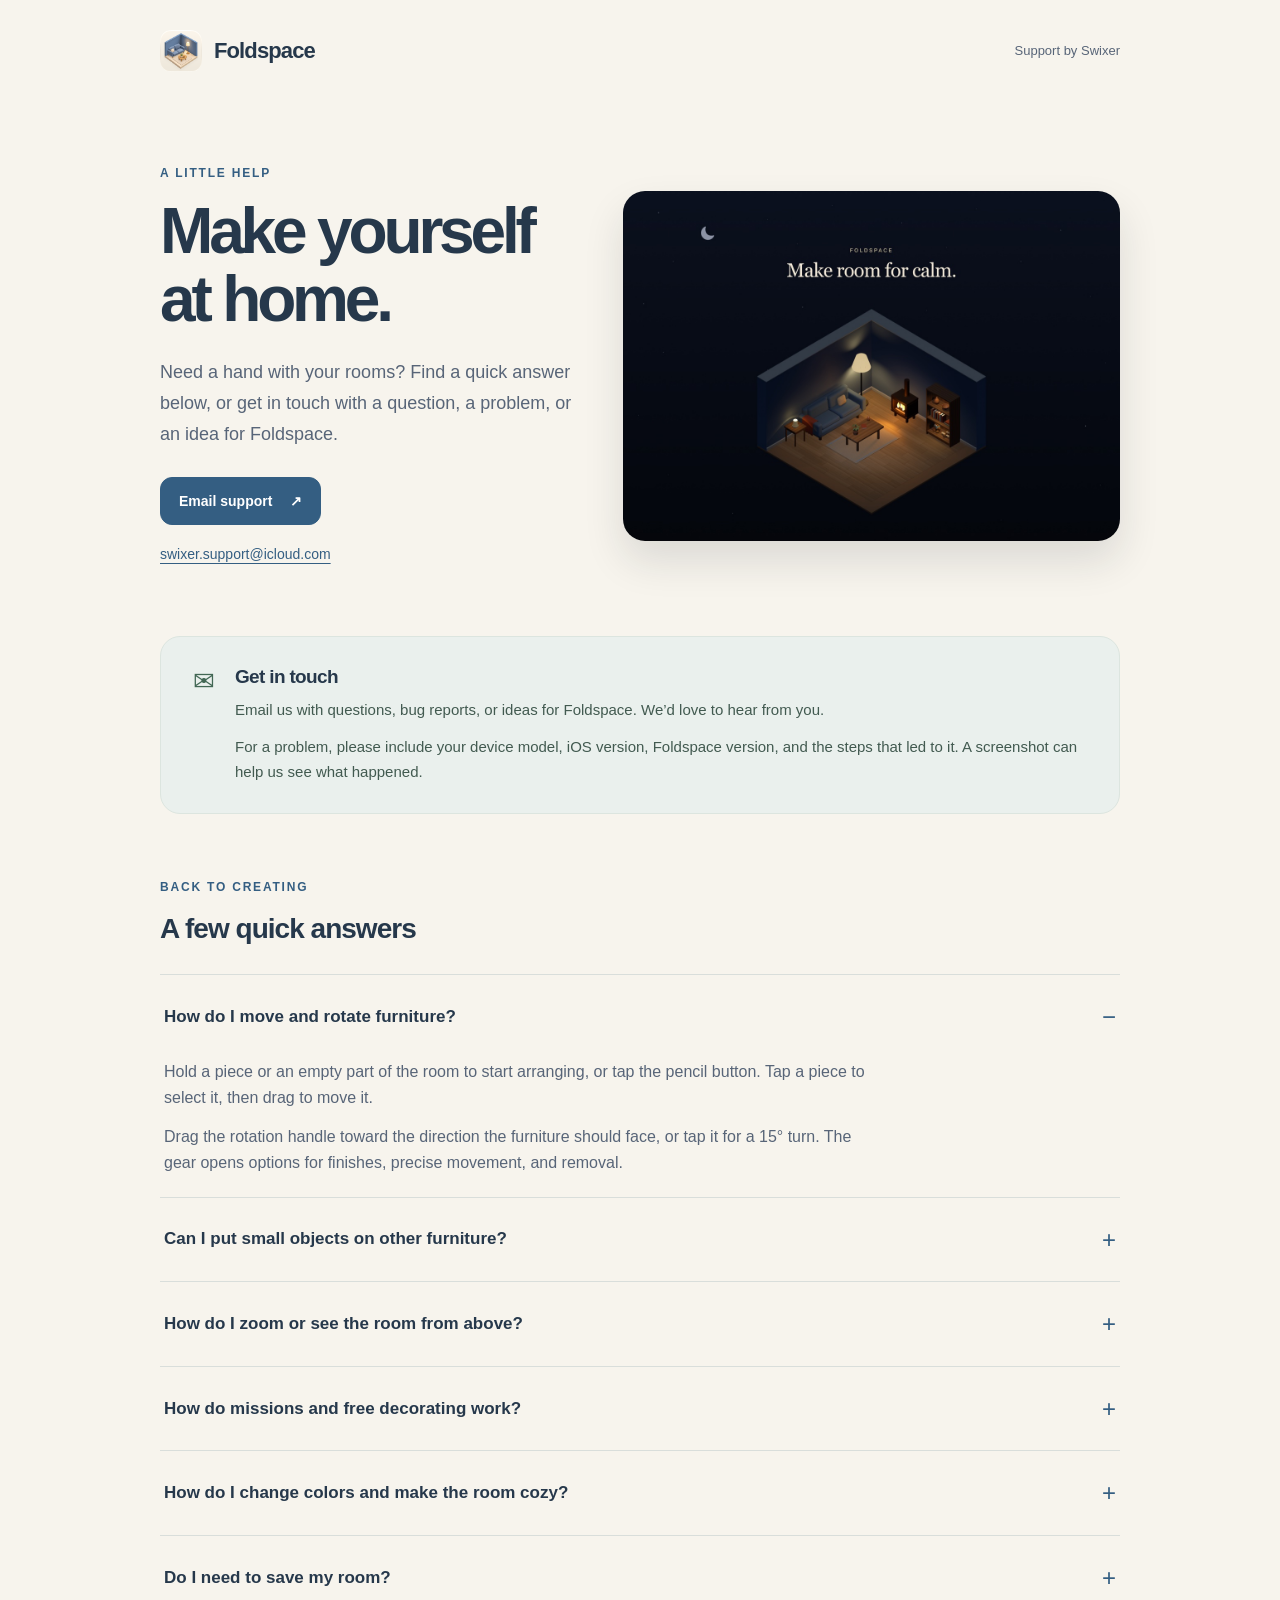
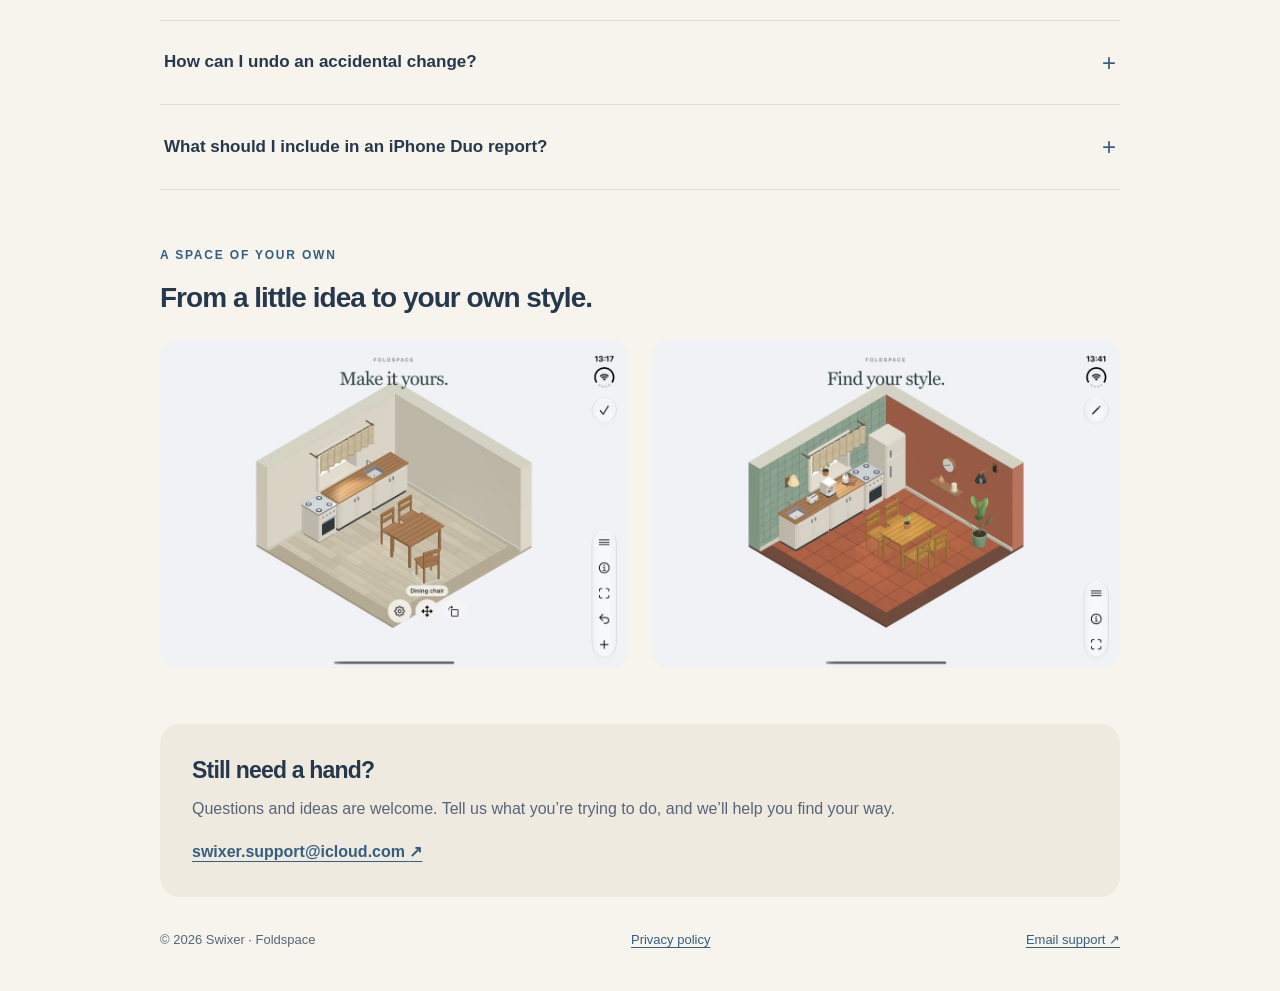
<file: index.html>
<!doctype html>
<html lang="en">
<head>
  <meta charset="utf-8">
  <meta name="viewport" content="width=device-width, initial-scale=1">
  <meta name="description" content="Help with Foldspace, the cozy room decorating game. Find quick answers and contact Swixer support.">
  <meta name="theme-color" content="#f7f4ed">
  <title>Foldspace Support · Swixer</title>
  <link rel="icon" type="image/png" href="assets/foldspace-icon.png">
  <link rel="stylesheet" href="styles.css">
</head>
<body>
  <a class="skip-link" href="#main">Skip to content</a>
  <header class="site-header wrap">
    <a class="brand" href="./" aria-label="Foldspace support home">
      <img src="assets/foldspace-icon.png" width="42" height="42" alt="">
      <span>Foldspace</span>
    </a>
    <span class="header-note">Support by Swixer</span>
  </header>
  <main id="main" class="wrap">
    <section class="intro" aria-labelledby="page-title">
      <div>
        <p class="eyebrow">A little help</p>
        <h1 id="page-title">Make yourself<br>at home.</h1>
        <p class="lead">Need a hand with your rooms? Find a quick answer below, or get in touch with a question, a problem, or an idea for Foldspace.</p>
        <div class="actions">
          <a class="button primary" href="mailto:swixer.support@icloud.com?subject=Foldspace%20support">Email support <span aria-hidden="true">↗</span></a>
        </div>
        <a class="email" href="mailto:swixer.support@icloud.com">swixer.support@icloud.com</a>
      </div>
      <img class="room-preview" src="assets/screenshots/make-room-for-calm.jpg" width="1200" height="844" fetchpriority="high" alt="Make room for calm. A miniature living room with a blue sofa, glowing stove, and warm evening lighting.">
    </section>

    <section class="contact-note" aria-labelledby="contact-title">
      <div class="note-mark" aria-hidden="true">✉</div>
      <div>
        <h2 id="contact-title">Get in touch</h2>
        <p>Email us with questions, bug reports, or ideas for Foldspace. We’d love to hear from you.</p>
        <p>For a problem, please include your device model, iOS version, Foldspace version, and the steps that led to it. A screenshot can help us see what happened.</p>
      </div>
    </section>

    <section class="help" aria-labelledby="help-title">
      <p class="eyebrow">Back to creating</p>
      <h2 id="help-title">A few quick answers</h2>
      <div class="questions">
        <details open>
          <summary>How do I move and rotate furniture?</summary>
          <div class="answer">
            <p>Hold a piece or an empty part of the room to start arranging, or tap the pencil button. Tap a piece to select it, then drag to move it.</p>
            <p>Drag the rotation handle toward the direction the furniture should face, or tap it for a 15° turn. The gear opens options for finishes, precise movement, and removal.</p>
          </div>
        </details>
        <details>
          <summary>Can I put small objects on other furniture?</summary>
          <div class="answer"><p>Yes. Drag decorations onto a compatible table, shelf, windowsill, or the floor. Cushions can also sit on the sofa. The object needs enough space on the surface; its options offer a precise placement choice too.</p></div>
        </details>
        <details>
          <summary>How do I zoom or see the room from above?</summary>
          <div class="answer"><p>Pinch with two fingers to zoom. Open <strong>Room view</strong> for <strong>From above</strong>, zoom controls, or <strong>Show whole room</strong>. Choose <strong>Automatic</strong> to return to the device’s normal presentation.</p></div>
        </details>
        <details>
          <summary>How do missions and free decorating work?</summary>
          <div class="answer"><p>Open <strong>Missions</strong> to start a room with a checklist. The info button shows the brief, and completing the mission unlocks its reward for your rooms.</p><p>For free decorating, open <strong>My rooms</strong> and create a new, empty room. You can also revisit or duplicate an existing arrangement.</p></div>
        </details>
        <details>
          <summary>How do I change colors and make the room cozy?</summary>
          <div class="answer"><p>While arranging, select a wall or the floor and open its gear to choose a wall color or floor finish. Use <strong>Room lighting</strong> to switch between day and evening.</p><p>While looking around, tap a lamp, candle, or wood-burning stove to switch it on or off. While arranging, use its options to adjust brightness. Tap curtain fabric while looking around to open or close it.</p></div>
        </details>
        <details>
          <summary>Do I need to save my room?</summary>
          <div class="answer"><p>Your room is saved automatically after each edit. If Foldspace shows a saving error, keep the app open and use its retry option before switching rooms or closing the app.</p></div>
        </details>
        <details>
          <summary>How can I undo an accidental change?</summary>
          <div class="answer"><p>While arranging, tap <strong>Undo</strong> to reverse an edit. Hold the Undo button for the Undo and Redo menu.</p></div>
        </details>
        <details>
          <summary>What should I include in an iPhone Duo report?</summary>
          <div class="answer"><p>Tell us whether you were using the outer screen, book mode, laptop mode, or the open display, and what happened when the screen angle changed. Include the device model, iOS version, app version, and a screenshot if possible.</p></div>
        </details>
      </div>
    </section>

    <section class="room-gallery" aria-labelledby="gallery-title">
      <p class="eyebrow">A space of your own</p>
      <h2 id="gallery-title">From a little idea to your own style.</h2>
      <div class="screenshot-grid">
        <img src="assets/screenshots/make-it-yours.jpg" width="1000" height="703" loading="lazy" decoding="async" alt="Make it yours. A simple kitchen with a dining chair selected and furniture editing controls visible.">
        <img src="assets/screenshots/find-your-style.jpg" width="1000" height="703" loading="lazy" decoding="async" alt="Find your style. The decorated kitchen with sage tiles, terracotta walls, wooden furniture, plants, and accessories.">
      </div>
    </section>

    <section class="closing" aria-labelledby="more-help">
      <h2 id="more-help">Still need a hand?</h2>
      <p>Questions and ideas are welcome. Tell us what you’re trying to do, and we’ll help you find your way.</p>
      <a href="mailto:swixer.support@icloud.com?subject=Foldspace%20support">swixer.support@icloud.com <span aria-hidden="true">↗</span></a>
    </section>
  </main>
  <footer class="site-footer wrap">
    <span>© 2026 Swixer · Foldspace</span>
    <a href="privacy.html">Privacy policy</a>
    <a href="mailto:swixer.support@icloud.com">Email support <span aria-hidden="true">↗</span></a>
  </footer>
</body>
</html>
</file>
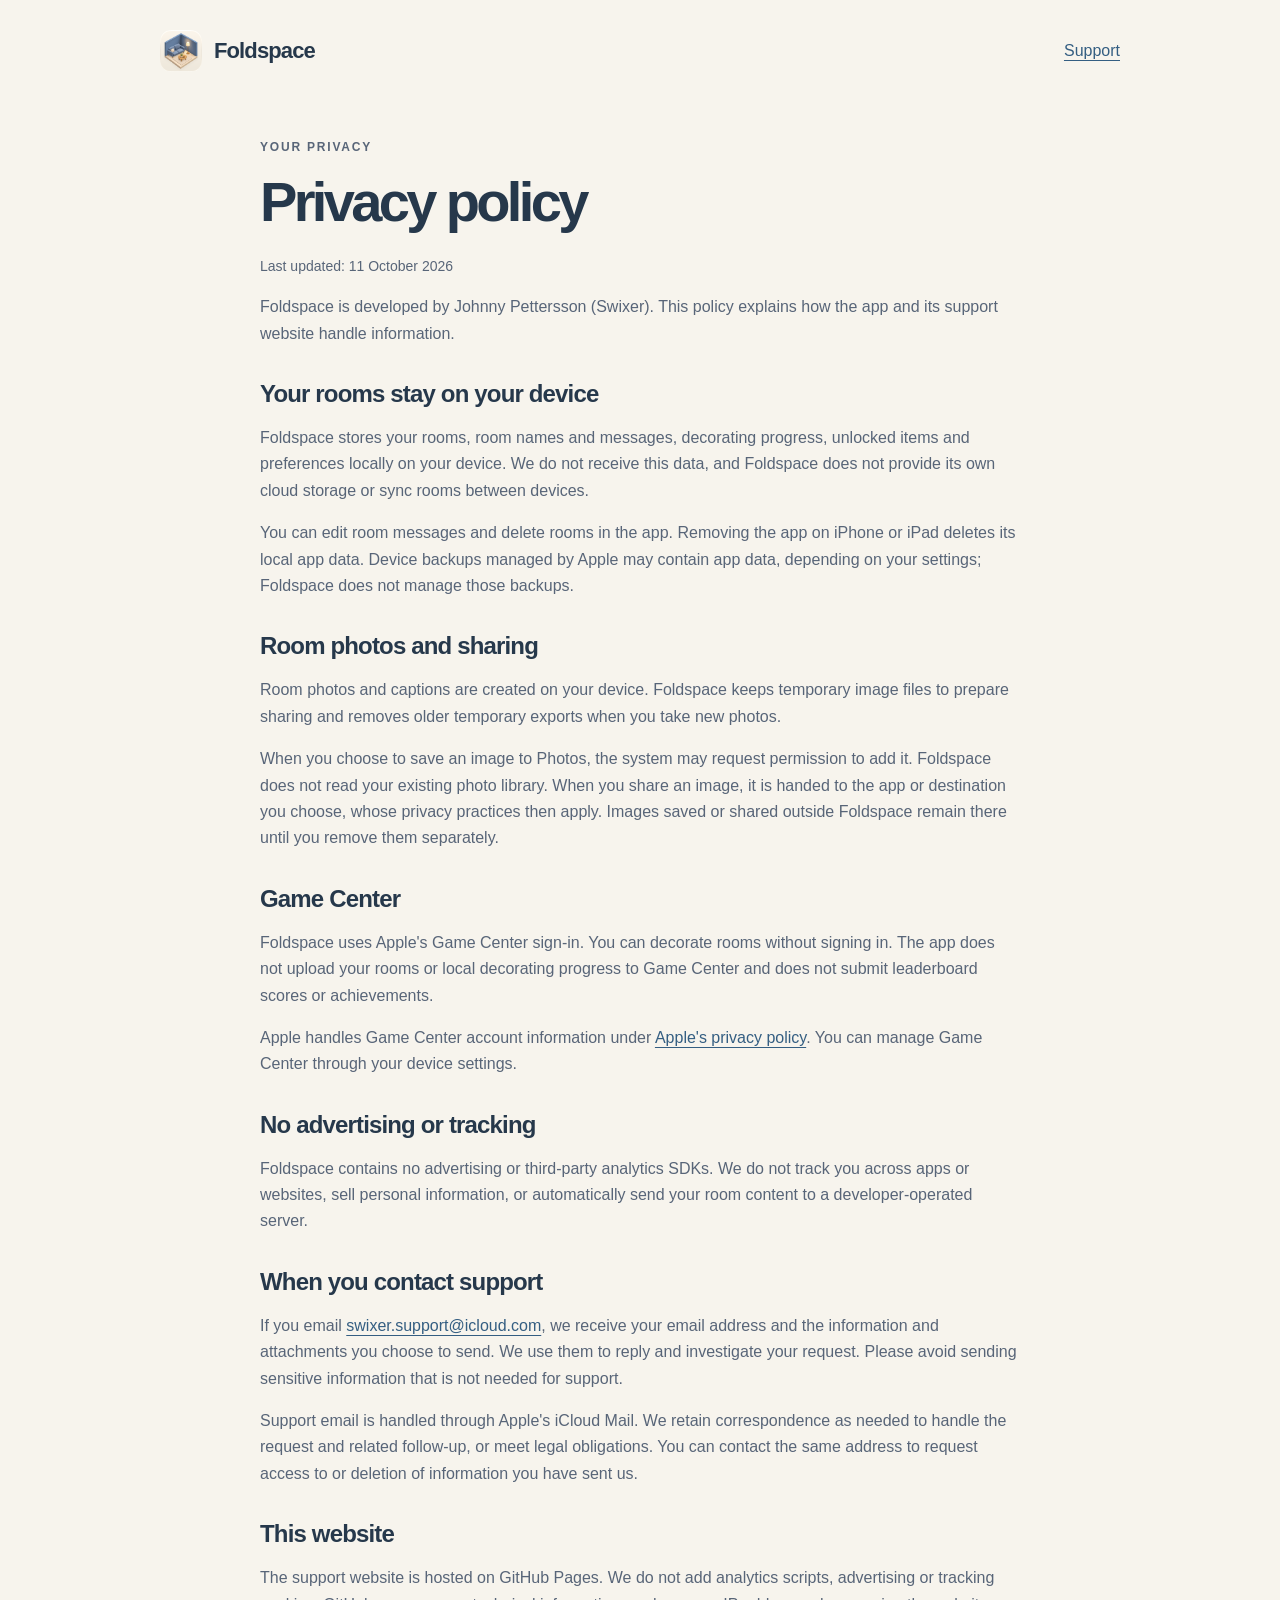
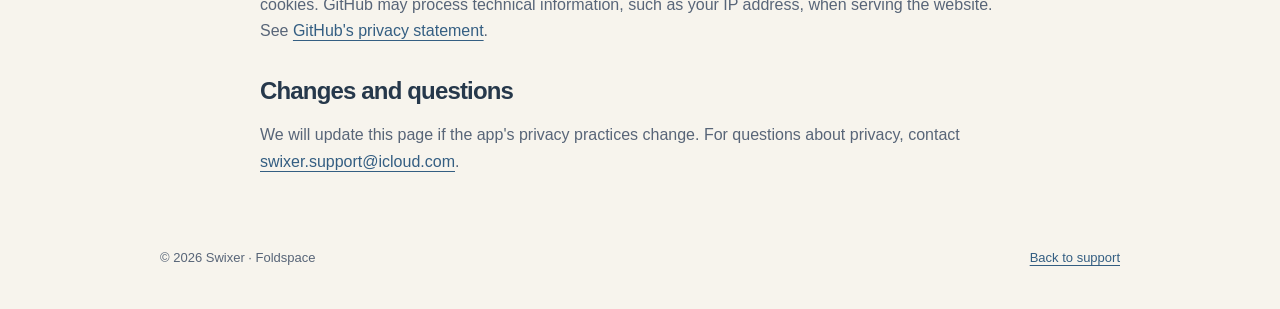
<file: privacy.html>
<!doctype html>
<html lang="en">
<head>
  <meta charset="utf-8">
  <meta name="viewport" content="width=device-width, initial-scale=1">
  <meta name="description" content="How Foldspace handles your rooms, photos, Game Center and support requests.">
  <meta name="theme-color" content="#f7f4ed">
  <title>Foldspace Privacy Policy · Swixer</title>
  <link rel="icon" type="image/png" href="assets/foldspace-icon.png">
  <link rel="stylesheet" href="styles.css">
</head>
<body>
  <a class="skip-link" href="#main">Skip to content</a>
  <header class="site-header wrap">
    <a class="brand" href="./" aria-label="Foldspace support home">
      <img src="assets/foldspace-icon.png" width="42" height="42" alt="">
      <span>Foldspace</span>
    </a>
    <a href="./">Support</a>
  </header>
  <main id="main" class="wrap policy">
    <p class="eyebrow">Your privacy</p>
    <h1>Privacy policy</h1>
    <p class="policy-date">Last updated: 11 October 2026</p>
    <p>Foldspace is developed by Johnny Pettersson (Swixer). This policy explains how the app and its support website handle information.</p>
    <section aria-labelledby="local-data">
      <h2 id="local-data">Your rooms stay on your device</h2>
      <p>Foldspace stores your rooms, room names and messages, decorating progress, unlocked items and preferences locally on your device. We do not receive this data, and Foldspace does not provide its own cloud storage or sync rooms between devices.</p>
      <p>You can edit room messages and delete rooms in the app. Removing the app on iPhone or iPad deletes its local app data. Device backups managed by Apple may contain app data, depending on your settings; Foldspace does not manage those backups.</p>
    </section>
    <section aria-labelledby="photos">
      <h2 id="photos">Room photos and sharing</h2>
      <p>Room photos and captions are created on your device. Foldspace keeps temporary image files to prepare sharing and removes older temporary exports when you take new photos.</p>
      <p>When you choose to save an image to Photos, the system may request permission to add it. Foldspace does not read your existing photo library. When you share an image, it is handed to the app or destination you choose, whose privacy practices then apply. Images saved or shared outside Foldspace remain there until you remove them separately.</p>
    </section>
    <section aria-labelledby="game-center">
      <h2 id="game-center">Game Center</h2>
      <p>Foldspace uses Apple's Game Center sign-in. You can decorate rooms without signing in. The app does not upload your rooms or local decorating progress to Game Center and does not submit leaderboard scores or achievements.</p>
      <p>Apple handles Game Center account information under <a href="https://www.apple.com/legal/privacy/">Apple's privacy policy</a>. You can manage Game Center through your device settings.</p>
    </section>
    <section aria-labelledby="tracking">
      <h2 id="tracking">No advertising or tracking</h2>
      <p>Foldspace contains no advertising or third-party analytics SDKs. We do not track you across apps or websites, sell personal information, or automatically send your room content to a developer-operated server.</p>
    </section>
    <section aria-labelledby="support">
      <h2 id="support">When you contact support</h2>
      <p>If you email <a href="mailto:swixer.support@icloud.com">swixer.support@icloud.com</a>, we receive your email address and the information and attachments you choose to send. We use them to reply and investigate your request. Please avoid sending sensitive information that is not needed for support.</p>
      <p>Support email is handled through Apple's iCloud Mail. We retain correspondence as needed to handle the request and related follow-up, or meet legal obligations. You can contact the same address to request access to or deletion of information you have sent us.</p>
    </section>
    <section aria-labelledby="website">
      <h2 id="website">This website</h2>
      <p>The support website is hosted on GitHub Pages. We do not add analytics scripts, advertising or tracking cookies. GitHub may process technical information, such as your IP address, when serving the website. See <a href="https://docs.github.com/en/site-policy/privacy-policies/github-general-privacy-statement">GitHub's privacy statement</a>.</p>
    </section>
    <section aria-labelledby="changes">
      <h2 id="changes">Changes and questions</h2>
      <p>We will update this page if the app's privacy practices change. For questions about privacy, contact <a href="mailto:swixer.support@icloud.com">swixer.support@icloud.com</a>.</p>
    </section>
  </main>
  <footer class="site-footer wrap">
    <span>© 2026 Swixer · Foldspace</span>
    <a href="./">Back to support</a>
  </footer>
</body>
</html>
</file>
<file: styles.css>
/* Buildless, responsive support page. System fonts and all imagery stay local. */
:root { color-scheme: light; --ink: #26384b; --muted: #586578; --blue: #345e82; --paper: #f7f4ed; --line: #d9dedb; }
* { box-sizing: border-box; }
html { scroll-behavior: smooth; }
body { margin: 0; background: var(--paper); color: var(--ink); font-family: -apple-system, BlinkMacSystemFont, "Segoe UI", sans-serif; line-height: 1.65; -webkit-font-smoothing: antialiased; }
a { color: var(--blue); text-underline-offset: .25em; }
a:hover { text-decoration-thickness: 2px; }
a:focus-visible, summary:focus-visible { outline: 3px solid var(--blue); outline-offset: 5px; border-radius: 4px; }
.wrap { width: min(960px, calc(100% - 64px)); margin-inline: auto; }
.site-header { display: flex; align-items: center; justify-content: space-between; gap: 20px; padding-block: 30px; }
.brand { display: flex; align-items: center; gap: 12px; color: var(--ink); font-size: 22px; font-weight: 700; letter-spacing: -.04em; text-decoration: none; }
.brand img { border-radius: 11px; }
.header-note { font-size: 13px; color: var(--muted); }
.intro { display: grid; grid-template-columns: 1fr 1.2fr; align-items: center; gap: 48px; padding-block: 62px 68px; }
.eyebrow { margin: 0 0 14px; text-transform: uppercase; letter-spacing: .15em; font-size: 12px; font-weight: 700; color: var(--blue); }
h1 { margin: 0 0 24px; font-size: clamp(42px, 6.5vw, 64px); letter-spacing: -.065em; line-height: 1.06; font-weight: 700; }
.lead { font-size: 18px; max-width: 480px; margin: 0; color: var(--muted); line-height: 1.7; }
.room-preview { display: block; width: 100%; height: auto; border-radius: 22px; box-shadow: 0 20px 40px rgba(25, 32, 45, .12); }
.actions { display: flex; flex-wrap: wrap; gap: 10px; margin-block: 28px 16px; }
.button { display: inline-flex; align-items: center; justify-content: space-between; gap: 18px; min-height: 48px; padding: 11px 18px; border: 1px solid var(--blue); border-radius: 12px; font-size: 14px; font-weight: 600; text-decoration: none; }
.primary { background: var(--blue); color: #fff; }
.primary:hover { background: #294e70; }
.email { display: inline-block; max-width: 100%; overflow-wrap: anywhere; font-size: 14px; }
.contact-note { display: grid; grid-template-columns: auto 1fr; gap: 20px; padding: 28px 32px; background: #eaf0ed; border: 1px solid #dce5df; border-radius: 20px; }
.note-mark { font-size: 26px; line-height: 1.3; color: #426754; }
h2 { margin: 0 0 12px; font-size: 28px; line-height: 1.25; letter-spacing: -.035em; }
.contact-note h2 { font-size: 19px; margin: 0 0 10px; }
.contact-note p { margin: 0 0 12px; font-size: 15px; color: #425a50; }
.contact-note p:last-child { margin-bottom: 0; }
.help { padding-block: 64px 56px; }
.questions { margin-top: 28px; border-top: 1px solid var(--line); }
details { border-bottom: 1px solid var(--line); }
summary { display: flex; align-items: center; justify-content: space-between; gap: 22px; list-style: none; cursor: pointer; padding: 22px 4px; font-weight: 600; font-size: 17px; }
summary::-webkit-details-marker { display: none; }
summary::after { content: "+"; flex-shrink: 0; font-size: 24px; font-weight: 400; color: var(--blue); }
details[open] summary::after { content: "−"; }
.answer { color: var(--muted); max-width: 740px; padding: 0 32px 20px 4px; }
.answer p { margin: 0 0 12px; }
.answer p:last-child { margin: 0; }
.answer strong { color: var(--ink); font-weight: 600; }
.room-gallery { padding-bottom: 56px; }
.screenshot-grid { display: grid; grid-template-columns: repeat(2, minmax(0, 1fr)); gap: 24px; margin-top: 24px; }
.screenshot-grid img { display: block; width: 100%; height: auto; border-radius: 18px; }
.closing { padding: 32px; background: #efeadf; border-radius: 20px; }
.closing h2 { font-size: 23px; }
.closing p { margin: 0 0 16px; color: var(--muted); }
.closing a { overflow-wrap: anywhere; font-weight: 600; }
.site-footer { display: flex; flex-wrap: wrap; gap: 16px; justify-content: space-between; padding-block: 32px 40px; font-size: 13px; color: var(--muted); }
.skip-link { position: fixed; top: 10px; left: 10px; z-index: 10; transform: translateY(-200%); padding: 10px 16px; background: #fff; }
.skip-link:focus { transform: translateY(0); }
@media (max-width: 700px) {
  .wrap { width: calc(100% - 40px); }
  .site-header { padding-block: 22px; }
  .intro { grid-template-columns: 1fr; gap: 32px; padding-block: 30px 44px; }
  .screenshot-grid { grid-template-columns: 1fr; }
  .room-gallery { padding-bottom: 36px; }
  h1 { font-size: 48px; }
  .lead { font-size: 17px; }
  .contact-note { grid-template-columns: 1fr; gap: 8px; padding: 24px; }
  .note-mark { display: none; }
  .help { padding-block: 44px 36px; }
  .closing { padding: 24px; }
  summary { font-size: 16px; }
}
@media (max-width: 360px) {
  .wrap { width: calc(100% - 32px); }
  .header-note { display: none; }
  h1 { font-size: 40px; }
  .actions { flex-direction: column; }
}
@media (prefers-reduced-motion: reduce) { html { scroll-behavior: auto; } }

.policy { max-width: 760px; padding-block: 36px 24px; overflow-wrap: anywhere; }
.policy h1 { font-size: clamp(36px, 6vw, 56px); }
.policy-date { color: var(--muted); font-size: 14px; }
.policy section { margin-top: 32px; }
.policy h2 { font-size: 24px; }
.policy p { color: var(--muted); }
</file>
